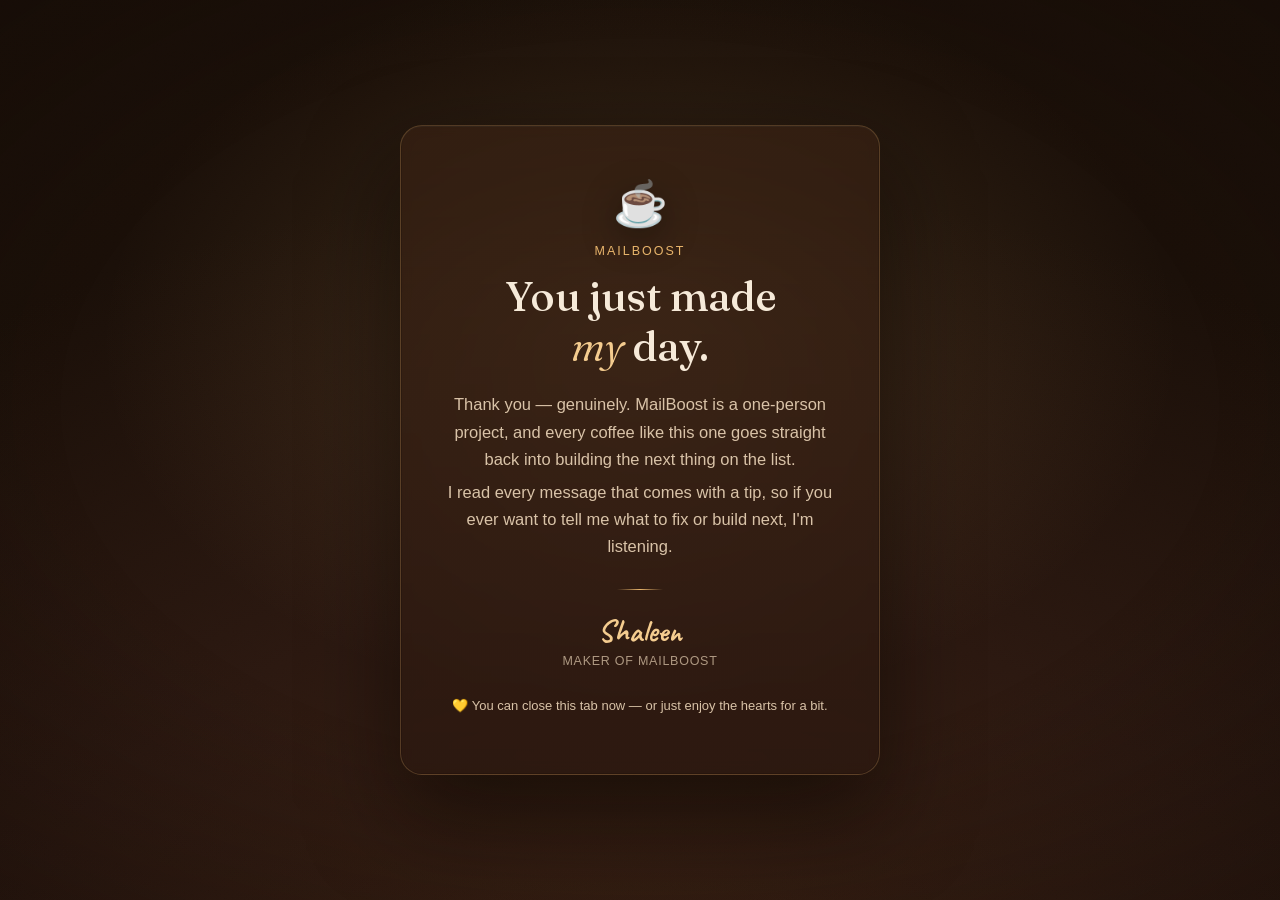
<file: thank-you/index.html>
<!DOCTYPE html>
<html lang="en">
<head>
<meta charset="UTF-8">
<meta name="viewport" content="width=device-width, initial-scale=1.0">
<title>Thank you — MailBoost</title>
<meta name="description" content="A heartfelt thank you to everyone who supports MailBoost.">
<link rel="icon" href="data:image/svg+xml,<svg xmlns=%22http://www.w3.org/2000/svg%22 viewBox=%220 0 100 100%22><text y=%22.9em%22 font-size=%2290%22>☕</text></svg>">
<style>
  @font-face {
    font-family: 'Fraunces';
    font-style: normal;
    font-weight: 480;
    font-display: swap;
    src: url([data-uri]) format('woff2');
  }
  @font-face {
    font-family: 'Fraunces';
    font-style: italic;
    font-weight: 340;
    font-display: swap;
    src: url([data-uri]) format('woff2');
  }
  @font-face {
    font-family: 'Caveat';
    font-style: normal;
    font-weight: 700;
    font-display: swap;
    src: url([data-uri]) format('woff2');
  }
</style>
<style>
  :root {
    --bg-0: #1a0f08;
    --bg-1: #2b1810;
    --bg-2: #3d2314;
    --cream: #f6ead9;
    --cream-dim: #d9c3a8;
    --gold: #e8b56c;
    --gold-bright: #f4cc8f;
    --ember: #d9713c;
    --rose: #e8846f;
    --card-line: rgba(232, 181, 108, 0.22);
    --shadow-deep: rgba(10, 5, 2, 0.55);
  }

  * { box-sizing: border-box; }

  html, body {
    margin: 0;
    padding: 0;
    height: 100%;
    overflow-x: hidden;
  }

  body {
    min-height: 100svh;
    display: flex;
    align-items: center;
    justify-content: center;
    background:
      radial-gradient(ellipse 900px 620px at 50% 38%, rgba(232, 181, 108, 0.16), transparent 60%),
      radial-gradient(ellipse 1200px 900px at 50% 120%, var(--bg-2), var(--bg-1) 55%, var(--bg-0) 100%);
    background-color: var(--bg-0);
    font-family: -apple-system, BlinkMacSystemFont, "Segoe UI", "Helvetica Neue", Arial, sans-serif;
    color: var(--cream);
    position: relative;
    cursor: default;
    padding: 32px 20px;
  }

  /* Fine paper-grain texture so the warm gradient doesn't look flat/digital */
  body::before {
    content: "";
    position: fixed;
    inset: 0;
    pointer-events: none;
    opacity: 0.05;
    mix-blend-mode: overlay;
    background-image: url("data:image/svg+xml,%3Csvg xmlns='http://www.w3.org/2000/svg' width='140' height='140'%3E%3Cfilter id='n'%3E%3CfeTurbulence type='fractalNoise' baseFrequency='0.9' numOctaves='2' stitchTiles='stitch'/%3E%3C/filter%3E%3Crect width='100%25' height='100%25' filter='url(%23n)'/%3E%3C/svg%3E");
    z-index: 1;
  }

  /* Soft vignette to focus attention on the center */
  body::after {
    content: "";
    position: fixed;
    inset: 0;
    pointer-events: none;
    background: radial-gradient(ellipse 100% 90% at 50% 45%, transparent 45%, rgba(10, 5, 2, 0.45) 100%);
    z-index: 1;
  }

  #hearts {
    position: fixed;
    inset: 0;
    overflow: hidden;
    pointer-events: none;
    z-index: 2;
  }

  .heart {
    position: absolute;
    bottom: -40px;
    will-change: transform, opacity;
    filter: drop-shadow(0 0 6px rgba(232, 132, 111, 0.55));
    animation: rise linear forwards;
    opacity: 0;
  }

  @keyframes rise {
    0% {
      transform: translate(0, 0) rotate(var(--rot-start)) scale(var(--scale));
      opacity: 0;
    }
    8% { opacity: var(--peak-opacity); }
    88% { opacity: var(--peak-opacity); }
    100% {
      transform: translate(var(--drift), -108vh) rotate(var(--rot-end)) scale(var(--scale));
      opacity: 0;
    }
  }

  .card {
    position: relative;
    z-index: 3;
    max-width: 480px;
    width: 100%;
    text-align: center;
    padding: 56px 40px 48px;
    border-radius: 22px;
    background: linear-gradient(180deg, rgba(61, 35, 20, 0.55), rgba(43, 24, 16, 0.7));
    border: 1px solid var(--card-line);
    box-shadow:
      0 40px 90px var(--shadow-deep),
      0 0 0 1px rgba(0,0,0,0.15) inset,
      0 1px 0 rgba(255,255,255,0.06) inset;
    backdrop-filter: blur(6px);
  }

  .cup {
    font-size: 44px;
    line-height: 1;
    display: inline-block;
    margin-bottom: 18px;
    animation: cupIn 0.9s cubic-bezier(0.16, 1, 0.3, 1) both;
    filter: drop-shadow(0 8px 18px rgba(0,0,0,0.4));
  }

  @keyframes cupIn {
    from { opacity: 0; transform: translateY(14px) scale(0.85); }
    to   { opacity: 1; transform: translateY(0) scale(1); }
  }

  .eyebrow {
    font-size: 12.5px;
    letter-spacing: 0.16em;
    text-transform: uppercase;
    color: var(--gold);
    margin: 0 0 14px;
    opacity: 0;
    animation: fadeUp 0.7s cubic-bezier(0.16, 1, 0.3, 1) 0.15s both;
  }

  h1 {
    font-family: "Fraunces", Georgia, serif;
    font-optical-sizing: auto;
    font-weight: 480;
    font-style: normal;
    font-size: clamp(30px, 5.4vw, 42px);
    line-height: 1.18;
    margin: 0 0 20px;
    color: var(--cream);
    letter-spacing: -0.01em;
    opacity: 0;
    animation: fadeUp 0.8s cubic-bezier(0.16, 1, 0.3, 1) 0.3s both;
  }

  h1 em {
    font-style: italic;
    font-weight: 340;
    color: var(--gold-bright);
  }

  p.body-copy {
    font-size: 16.5px;
    line-height: 1.65;
    color: var(--cream-dim);
    margin: 0 0 6px;
    opacity: 0;
    animation: fadeUp 0.8s cubic-bezier(0.16, 1, 0.3, 1) 0.48s both;
  }

  p.body-copy + p.body-copy {
    animation-delay: 0.6s;
  }

  .divider {
    width: 46px;
    height: 1px;
    margin: 28px auto 22px;
    background: linear-gradient(90deg, transparent, var(--gold), transparent);
    opacity: 0;
    animation: fadeUp 0.8s cubic-bezier(0.16, 1, 0.3, 1) 0.75s both;
  }

  .signature {
    font-family: "Caveat", cursive;
    font-weight: 700;
    font-size: 30px;
    color: var(--gold-bright);
    opacity: 0;
    animation: fadeUp 0.8s cubic-bezier(0.16, 1, 0.3, 1) 0.9s both;
  }

  .signature span {
    display: block;
    font-family: -apple-system, BlinkMacSystemFont, "Segoe UI", sans-serif;
    font-weight: 400;
    font-size: 12.5px;
    letter-spacing: 0.06em;
    text-transform: uppercase;
    color: var(--cream-dim);
    opacity: 0.75;
    margin-top: 4px;
  }

  .close-note {
    margin-top: 30px;
    font-size: 13px;
    color: var(--cream-dim);
    opacity: 0;
    animation: fadeUp 0.8s cubic-bezier(0.16, 1, 0.3, 1) 1.05s both;
  }

  .close-note::before { content: "💛  "; }

  @keyframes fadeUp {
    from { opacity: 0; transform: translateY(10px); }
    to   { opacity: 1; transform: translateY(0); }
  }

  @media (prefers-reduced-motion: reduce) {
    .heart { animation: none; opacity: 0; }
    h1, .eyebrow, p.body-copy, .divider, .signature, .close-note, .cup {
      animation: none; opacity: 1; transform: none;
    }
  }

  @media (max-width: 480px) {
    .card { padding: 44px 26px 38px; border-radius: 18px; }
  }
</style>
</head>
<body>

  <div id="hearts" aria-hidden="true"></div>

  <main class="card">
    <div class="cup">☕</div>
    <p class="eyebrow">MailBoost</p>
    <h1>You just made<br><em>my</em> day.</h1>
    <p class="body-copy">
      Thank you — genuinely. MailBoost is a one-person project, and every coffee like
      this one goes straight back into building the next thing on the list.
    </p>
    <p class="body-copy">
      I read every message that comes with a tip, so if you ever want to tell me what
      to fix or build next, I'm listening.
    </p>
    <div class="divider"></div>
    <div class="signature">
      Shaleen
      <span>Maker of MailBoost</span>
    </div>
    <p class="close-note">You can close this tab now — or just enjoy the hearts for a bit.</p>
  </main>

  <script>
    (function () {
      'use strict';

      var container = document.getElementById('hearts');
      var reduceMotion = window.matchMedia('(prefers-reduced-motion: reduce)').matches;
      if (reduceMotion) return;

      var palette = ['#e8846f', '#e8b56c', '#f4cc8f', '#d9713c', '#f2a58f'];
      var glyphs = ['❤', '🧡', '💛'];

      function rand(min, max) { return Math.random() * (max - min) + min; }

      /**
       * Spawns one heart. `originX` (0-100, vw%) lets us bias hearts to rise
       * from near the coffee cup by default, or from a click point on demand.
       */
      function spawnHeart(originX, sizeBoost) {
        var el = document.createElement('div');
        el.className = 'heart';
        el.textContent = glyphs[Math.floor(rand(0, glyphs.length))];

        var size = rand(14, 26) + (sizeBoost || 0);
        var duration = rand(6.5, 11);
        var drift = rand(-90, 90);
        var rotStart = rand(-18, 18);
        var rotEnd = rotStart + rand(-60, 60);
        var startX = originX !== undefined ? originX : rand(38, 62);

        el.style.left = startX + 'vw';
        el.style.fontSize = size + 'px';
        el.style.color = palette[Math.floor(rand(0, palette.length))];
        el.style.setProperty('--drift', drift + 'px');
        el.style.setProperty('--rot-start', rotStart + 'deg');
        el.style.setProperty('--rot-end', rotEnd + 'deg');
        el.style.setProperty('--scale', rand(0.8, 1.25).toFixed(2));
        el.style.setProperty('--peak-opacity', rand(0.55, 0.9).toFixed(2));
        el.style.animationDuration = duration + 's';

        container.appendChild(el);
        setTimeout(function () { el.remove(); }, duration * 1000 + 200);
      }

      // Gentle continuous stream, like steam rising off the coffee.
      function ambientLoop() {
        spawnHeart();
        setTimeout(ambientLoop, rand(450, 950));
      }
      ambientLoop();

      // A little delight: click/tap anywhere to send up a small burst.
      document.addEventListener('click', function (e) {
        var vw = (e.clientX / window.innerWidth) * 100;
        for (var i = 0; i < 5; i++) {
          setTimeout(function () {
            spawnHeart(vw + rand(-4, 4), 6);
          }, i * 60);
        }
      });
    })();
  </script>

</body>
</html>
</file>
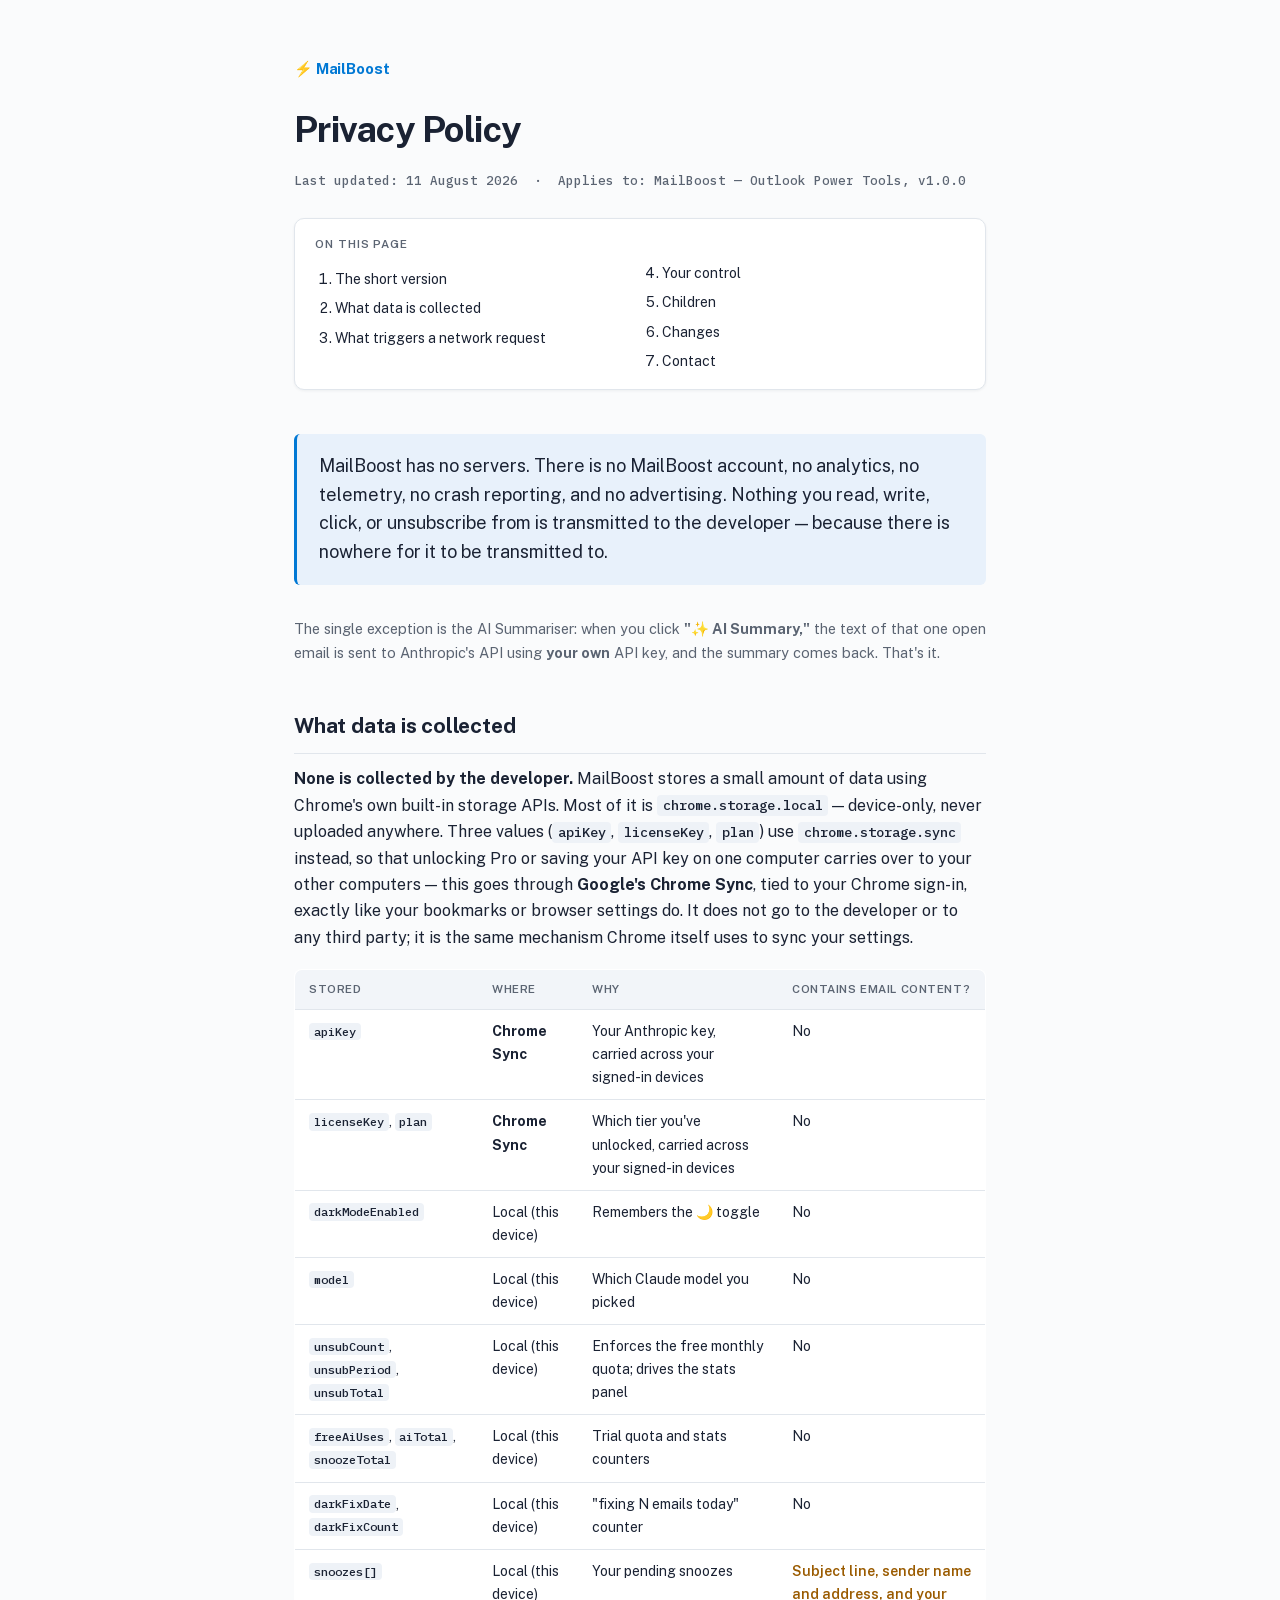
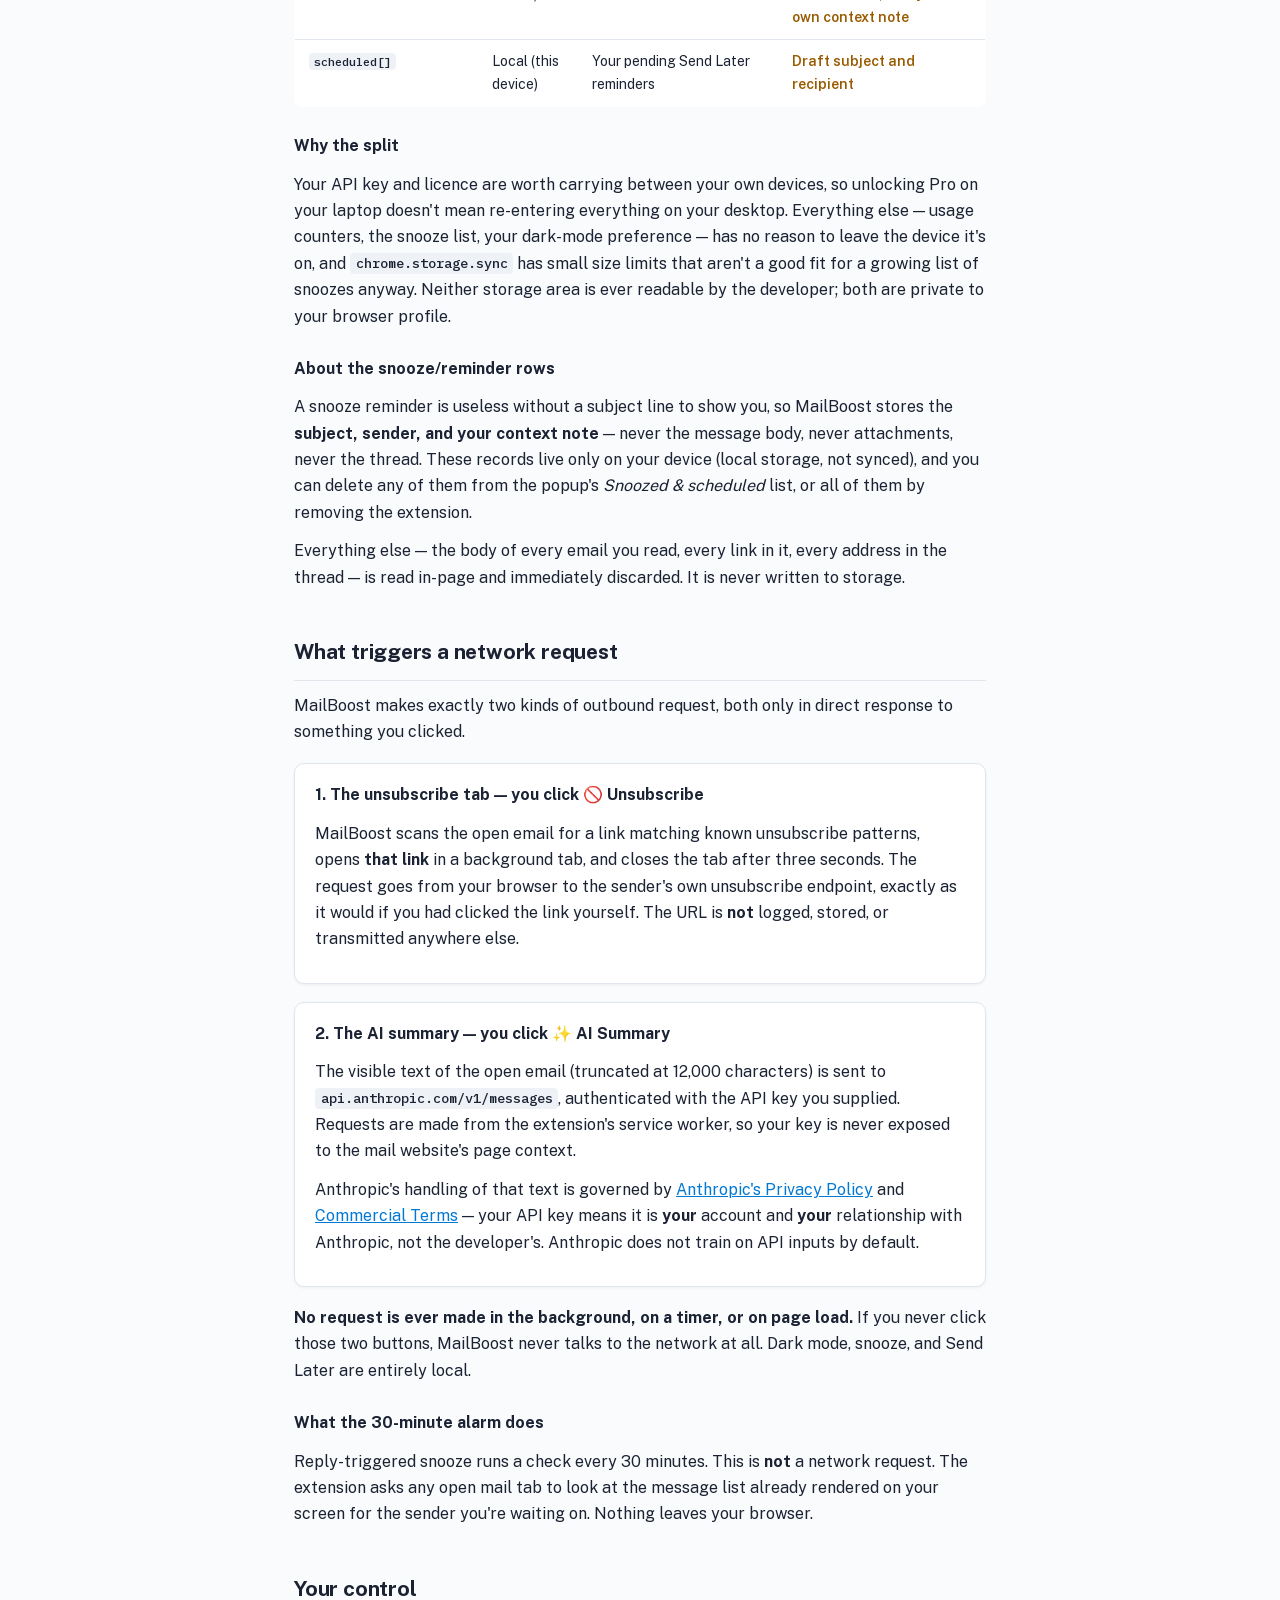
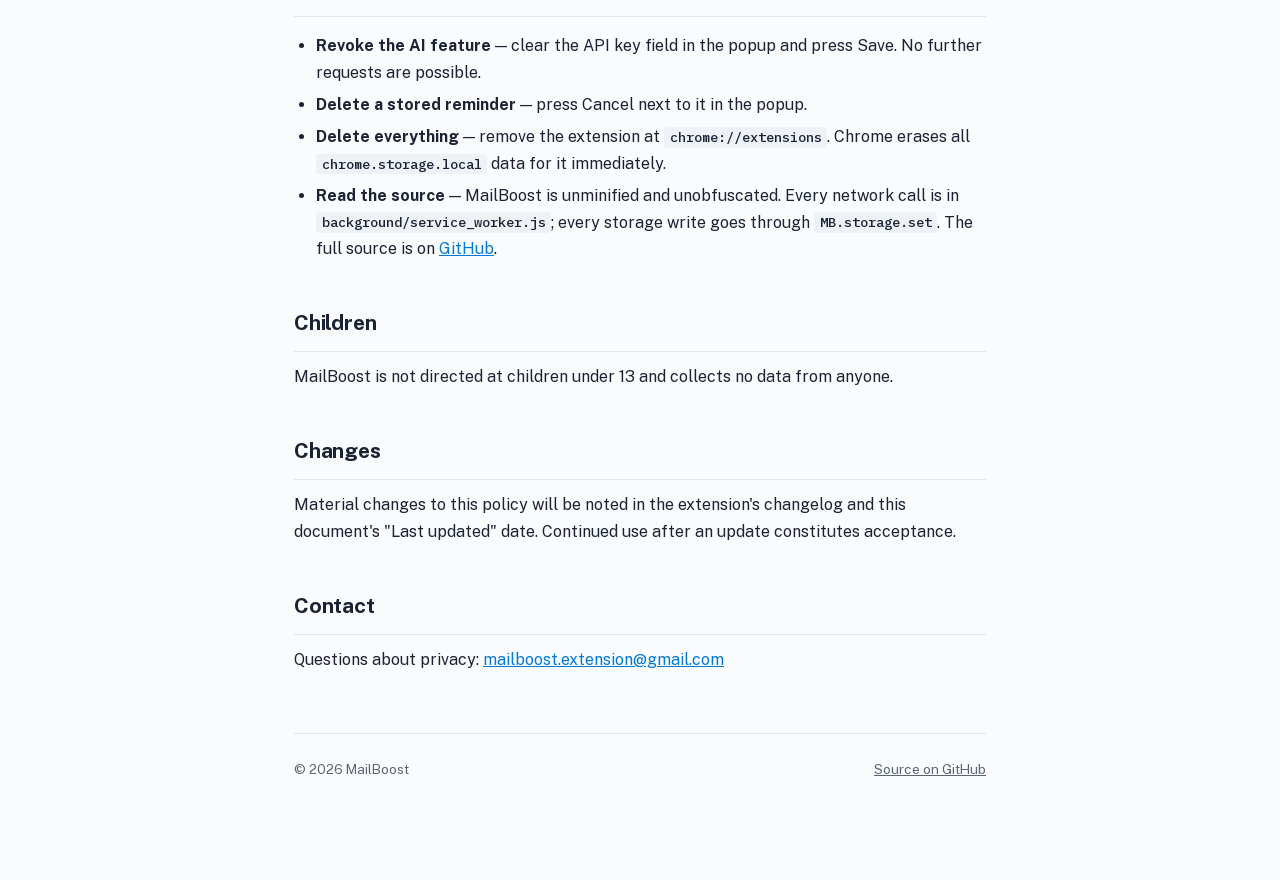
<file: privacy.html>
<!DOCTYPE html>
<html lang="en">
<head>
<meta charset="UTF-8">
<meta name="viewport" content="width=device-width, initial-scale=1.0">
<title>Privacy Policy — MailBoost</title>
<meta name="description" content="MailBoost's privacy policy: what data is stored, what triggers a network request, and what you control.">
<link rel="icon" href="data:image/svg+xml,<svg xmlns=%22http://www.w3.org/2000/svg%22 viewBox=%220 0 100 100%22><text y=%22.9em%22 font-size=%2290%22>⚡</text></svg>">
<style>
  @font-face {
    font-family: 'Public Sans';
    font-weight: 400 700;
    font-style: normal;
    font-display: swap;
    src: url([data-uri]) format('woff2');
  }
  @font-face {
    font-family: 'IBM Plex Mono';
    font-weight: 500;
    font-style: normal;
    font-display: swap;
    src: url([data-uri]) format('woff2');
  }

  :root {
    --bg: #fafbfc;
    --surface: #ffffff;
    --surface-2: #f2f5f9;
    --text: #1a2233;
    --text-dim: #5b6472;
    --accent: #0078d4;
    --accent-soft: #e8f1fb;
    --border: #e1e6ec;
    --warn: #9a5b00;
    --warn-soft: #fdf1e0;
    --code-bg: #eef2f7;
    --shadow: rgba(20, 30, 50, 0.06);
  }

  @media (prefers-color-scheme: dark) {
    :root {
      --bg: #12172a;
      --surface: #1a2036;
      --surface-2: #202844;
      --text: #e8ecf1;
      --text-dim: #a7b3c7;
      --accent: #60b4ff;
      --accent-soft: #1c2b42;
      --border: #2f3545;
      --warn: #ffcc80;
      --warn-soft: #2c2412;
      --code-bg: #161c30;
      --shadow: rgba(0, 0, 0, 0.35);
    }
  }
  :root[data-theme="dark"] {
    --bg: #12172a;
    --surface: #1a2036;
    --surface-2: #202844;
    --text: #e8ecf1;
    --text-dim: #a7b3c7;
    --accent: #60b4ff;
    --accent-soft: #1c2b42;
    --border: #2f3545;
    --warn: #ffcc80;
    --warn-soft: #2c2412;
    --code-bg: #161c30;
    --shadow: rgba(0, 0, 0, 0.35);
  }
  :root[data-theme="light"] {
    --bg: #fafbfc;
    --surface: #ffffff;
    --surface-2: #f2f5f9;
    --text: #1a2233;
    --text-dim: #5b6472;
    --accent: #0078d4;
    --accent-soft: #e8f1fb;
    --border: #e1e6ec;
    --warn: #9a5b00;
    --warn-soft: #fdf1e0;
    --code-bg: #eef2f7;
    --shadow: rgba(20, 30, 50, 0.06);
  }

  * { box-sizing: border-box; }

  body {
    margin: 0;
    background: var(--bg);
    color: var(--text);
    font-family: 'Public Sans', -apple-system, BlinkMacSystemFont, "Segoe UI", sans-serif;
    font-size: 16px;
    line-height: 1.65;
    -webkit-font-smoothing: antialiased;
  }

  .wrap {
    max-width: 740px;
    margin: 0 auto;
    padding: 56px 24px 100px;
  }

  header.doc-head {
    margin-bottom: 40px;
  }

  .mark {
    display: inline-flex;
    align-items: center;
    gap: 8px;
    font-weight: 700;
    font-size: 15px;
    color: var(--accent);
    letter-spacing: -0.01em;
    text-decoration: none;
  }

  h1 {
    font-size: clamp(28px, 5vw, 36px);
    font-weight: 700;
    letter-spacing: -0.015em;
    margin: 18px 0 10px;
    text-wrap: balance;
  }

  .meta {
    font-family: 'IBM Plex Mono', monospace;
    font-size: 12.5px;
    color: var(--text-dim);
    display: flex;
    flex-wrap: wrap;
    gap: 4px 16px;
  }

  nav.toc {
    margin-top: 28px;
    padding: 16px 20px;
    background: var(--surface);
    border: 1px solid var(--border);
    border-radius: 10px;
    box-shadow: 0 1px 3px var(--shadow);
  }

  nav.toc p {
    margin: 0 0 8px;
    font-size: 11.5px;
    font-weight: 600;
    letter-spacing: 0.08em;
    text-transform: uppercase;
    color: var(--text-dim);
  }

  nav.toc ol {
    margin: 0;
    padding-left: 20px;
    columns: 2;
    column-gap: 24px;
  }

  nav.toc li { break-inside: avoid; margin-bottom: 4px; font-size: 14px; }
  nav.toc a { color: var(--text); text-decoration: none; }
  nav.toc a:hover { color: var(--accent); text-decoration: underline; }

  .lede {
    font-size: 18px;
    line-height: 1.6;
    color: var(--text);
    background: var(--accent-soft);
    border-left: 3px solid var(--accent);
    padding: 18px 22px;
    border-radius: 6px;
    margin: 32px 0;
  }

  .lede + p {
    margin-top: 14px;
    color: var(--text-dim);
  }

  section {
    margin: 44px 0;
    scroll-margin-top: 24px;
  }

  h2 {
    font-size: 21px;
    font-weight: 700;
    letter-spacing: -0.01em;
    margin: 0 0 6px;
    padding-bottom: 10px;
    border-bottom: 1px solid var(--border);
  }

  h3 {
    font-size: 16px;
    font-weight: 700;
    margin: 26px 0 8px;
  }

  p { margin: 12px 0; }
  p.dim { color: var(--text-dim); font-size: 14.5px; }

  a { color: var(--accent); }

  code, .key {
    font-family: 'IBM Plex Mono', monospace;
    font-size: 0.86em;
    background: var(--code-bg);
    padding: 0.1em 0.4em;
    border-radius: 4px;
  }

  ul, ol.plain { padding-left: 22px; }
  li { margin: 6px 0; }

  .table-scroll { overflow-x: auto; margin: 18px 0; }

  table {
    width: 100%;
    border-collapse: collapse;
    font-size: 14px;
    background: var(--surface);
    border: 1px solid var(--border);
    border-radius: 8px;
    overflow: hidden;
  }

  th, td {
    text-align: left;
    padding: 10px 14px;
    border-bottom: 1px solid var(--border);
    vertical-align: top;
  }

  th {
    background: var(--surface-2);
    font-size: 11.5px;
    font-weight: 600;
    letter-spacing: 0.05em;
    text-transform: uppercase;
    color: var(--text-dim);
  }

  tr:last-child td { border-bottom: none; }

  td.yes { color: var(--warn); font-weight: 600; }
  td.yes-detail { color: var(--warn); }

  .callout {
    background: var(--surface);
    border: 1px solid var(--border);
    border-radius: 10px;
    padding: 18px 20px;
    margin: 18px 0;
    box-shadow: 0 1px 3px var(--shadow);
  }

  .callout h3 { margin-top: 0; }

  footer.doc-foot {
    margin-top: 60px;
    padding-top: 24px;
    border-top: 1px solid var(--border);
    color: var(--text-dim);
    font-size: 13.5px;
    display: flex;
    justify-content: space-between;
    flex-wrap: wrap;
    gap: 10px;
  }

  footer.doc-foot a { color: var(--text-dim); }
  footer.doc-foot a:hover { color: var(--accent); }

  @media (max-width: 520px) {
    nav.toc ol { columns: 1; }
    .wrap { padding: 40px 18px 80px; }
  }
</style>
</head>
<body>
<div class="wrap">

  <header class="doc-head">
    <a class="mark" href="https://github.com/shaleenbhardwaj/Mailboost">⚡ MailBoost</a>
    <h1>Privacy Policy</h1>
    <div class="meta">
      <span>Last updated: 11 August 2026</span>
      <span>·</span>
      <span>Applies to: MailBoost — Outlook Power Tools, v1.0.0</span>
    </div>

    <nav class="toc" aria-label="Table of contents">
      <p>On this page</p>
      <ol>
        <li><a href="#short-version">The short version</a></li>
        <li><a href="#what-data">What data is collected</a></li>
        <li><a href="#network">What triggers a network request</a></li>
        <li><a href="#control">Your control</a></li>
        <li><a href="#children">Children</a></li>
        <li><a href="#changes">Changes</a></li>
        <li><a href="#contact">Contact</a></li>
      </ol>
    </nav>
  </header>

  <section id="short-version">
    <div class="lede">
      MailBoost has no servers. There is no MailBoost account, no analytics, no telemetry,
      no crash reporting, and no advertising. Nothing you read, write, click, or unsubscribe
      from is transmitted to the developer — because there is nowhere for it to be
      transmitted to.
    </div>
    <p class="dim">
      The single exception is the AI Summariser: when you click <strong>"✨ AI Summary,"</strong>
      the text of that one open email is sent to Anthropic's API using <strong>your own</strong>
      API key, and the summary comes back. That's it.
    </p>
  </section>

  <section id="what-data">
    <h2>What data is collected</h2>
    <p><strong>None is collected by the developer.</strong> MailBoost stores a small amount
      of data using Chrome's own built-in storage APIs. Most of it is
      <code>chrome.storage.local</code> — device-only, never uploaded anywhere. Three values
      (<code>apiKey</code>, <code>licenseKey</code>, <code>plan</code>) use
      <code>chrome.storage.sync</code> instead, so that unlocking Pro or saving your API key
      on one computer carries over to your other computers — this goes through
      <strong>Google's Chrome Sync</strong>, tied to your Chrome sign-in, exactly like your
      bookmarks or browser settings do. It does not go to the developer or to any third
      party; it is the same mechanism Chrome itself uses to sync your settings.</p>

    <div class="table-scroll">
      <table>
        <thead>
          <tr><th>Stored</th><th>Where</th><th>Why</th><th>Contains email content?</th></tr>
        </thead>
        <tbody>
          <tr><td><span class="key">apiKey</span></td><td><strong>Chrome Sync</strong></td><td>Your Anthropic key, carried across your signed-in devices</td><td>No</td></tr>
          <tr><td><span class="key">licenseKey</span>, <span class="key">plan</span></td><td><strong>Chrome Sync</strong></td><td>Which tier you've unlocked, carried across your signed-in devices</td><td>No</td></tr>
          <tr><td><span class="key">darkModeEnabled</span></td><td>Local (this device)</td><td>Remembers the 🌙 toggle</td><td>No</td></tr>
          <tr><td><span class="key">model</span></td><td>Local (this device)</td><td>Which Claude model you picked</td><td>No</td></tr>
          <tr><td><span class="key">unsubCount</span>, <span class="key">unsubPeriod</span>, <span class="key">unsubTotal</span></td><td>Local (this device)</td><td>Enforces the free monthly quota; drives the stats panel</td><td>No</td></tr>
          <tr><td><span class="key">freeAiUses</span>, <span class="key">aiTotal</span>, <span class="key">snoozeTotal</span></td><td>Local (this device)</td><td>Trial quota and stats counters</td><td>No</td></tr>
          <tr><td><span class="key">darkFixDate</span>, <span class="key">darkFixCount</span></td><td>Local (this device)</td><td>"fixing N emails today" counter</td><td>No</td></tr>
          <tr><td><span class="key">snoozes[]</span></td><td>Local (this device)</td><td>Your pending snoozes</td><td class="yes">Subject line, sender name and address, and your own context note</td></tr>
          <tr><td><span class="key">scheduled[]</span></td><td>Local (this device)</td><td>Your pending Send Later reminders</td><td class="yes">Draft subject and recipient</td></tr>
        </tbody>
      </table>
    </div>

    <h3>Why the split</h3>
    <p>Your API key and licence are worth carrying between your own devices, so unlocking
      Pro on your laptop doesn't mean re-entering everything on your desktop. Everything
      else — usage counters, the snooze list, your dark-mode preference — has no reason to
      leave the device it's on, and <code>chrome.storage.sync</code> has small size limits
      that aren't a good fit for a growing list of snoozes anyway. Neither storage area is
      ever readable by the developer; both are private to your browser profile.</p>

    <h3>About the snooze/reminder rows</h3>
    <p>A snooze reminder is useless without a subject line to show you, so MailBoost stores
      the <strong>subject, sender, and your context note</strong> — never the message body,
      never attachments, never the thread. These records live only on your device (local
      storage, not synced), and you can delete any of them from the popup's
      <em>Snoozed &amp; scheduled</em> list, or all of them by removing the extension.</p>
    <p>Everything else — the body of every email you read, every link in it, every address
      in the thread — is read in-page and immediately discarded. It is never written to
      storage.</p>
  </section>

  <section id="network">
    <h2>What triggers a network request</h2>
    <p>MailBoost makes exactly two kinds of outbound request, both only in direct response
      to something you clicked.</p>

    <div class="callout">
      <h3>1. The unsubscribe tab — you click 🚫 Unsubscribe</h3>
      <p>MailBoost scans the open email for a link matching known unsubscribe patterns,
        opens <strong>that link</strong> in a background tab, and closes the tab after three
        seconds. The request goes from your browser to the sender's own unsubscribe
        endpoint, exactly as it would if you had clicked the link yourself. The URL is
        <strong>not</strong> logged, stored, or transmitted anywhere else.</p>
    </div>

    <div class="callout">
      <h3>2. The AI summary — you click ✨ AI Summary</h3>
      <p>The visible text of the open email (truncated at 12,000 characters) is sent to
        <code>api.anthropic.com/v1/messages</code>, authenticated with the API key you
        supplied. Requests are made from the extension's service worker, so your key is
        never exposed to the mail website's page context.</p>
      <p>Anthropic's handling of that text is governed by
        <a href="https://www.anthropic.com/legal/privacy">Anthropic's Privacy Policy</a> and
        <a href="https://www.anthropic.com/legal/commercial-terms">Commercial Terms</a> —
        your API key means it is <strong>your</strong> account and <strong>your</strong>
        relationship with Anthropic, not the developer's. Anthropic does not train on API
        inputs by default.</p>
    </div>

    <p><strong>No request is ever made in the background, on a timer, or on page load.</strong>
      If you never click those two buttons, MailBoost never talks to the network at all.
      Dark mode, snooze, and Send Later are entirely local.</p>

    <h3>What the 30-minute alarm does</h3>
    <p>Reply-triggered snooze runs a check every 30 minutes. This is <strong>not</strong> a
      network request. The extension asks any open mail tab to look at the message list
      already rendered on your screen for the sender you're waiting on. Nothing leaves your
      browser.</p>
  </section>

  <section id="control">
    <h2>Your control</h2>
    <ul>
      <li><strong>Revoke the AI feature</strong> — clear the API key field in the popup and
        press Save. No further requests are possible.</li>
      <li><strong>Delete a stored reminder</strong> — press Cancel next to it in the popup.</li>
      <li><strong>Delete everything</strong> — remove the extension at
        <code>chrome://extensions</code>. Chrome erases all <code>chrome.storage.local</code>
        data for it immediately.</li>
      <li><strong>Read the source</strong> — MailBoost is unminified and unobfuscated. Every
        network call is in <code>background/service_worker.js</code>; every storage write
        goes through <code>MB.storage.set</code>. The full source is on
        <a href="https://github.com/shaleenbhardwaj/Mailboost">GitHub</a>.</li>
    </ul>
  </section>

  <section id="children">
    <h2>Children</h2>
    <p>MailBoost is not directed at children under 13 and collects no data from anyone.</p>
  </section>

  <section id="changes">
    <h2>Changes</h2>
    <p>Material changes to this policy will be noted in the extension's changelog and this
      document's "Last updated" date. Continued use after an update constitutes
      acceptance.</p>
  </section>

  <section id="contact">
    <h2>Contact</h2>
    <p>Questions about privacy: <a href="mailto:mailboost.extension@gmail.com">mailboost.extension@gmail.com</a></p>
  </section>

  <footer class="doc-foot">
    <span>© 2026 MailBoost</span>
    <a href="https://github.com/shaleenbhardwaj/Mailboost">Source on GitHub</a>
  </footer>

</div>
</body>
</html>
</file>
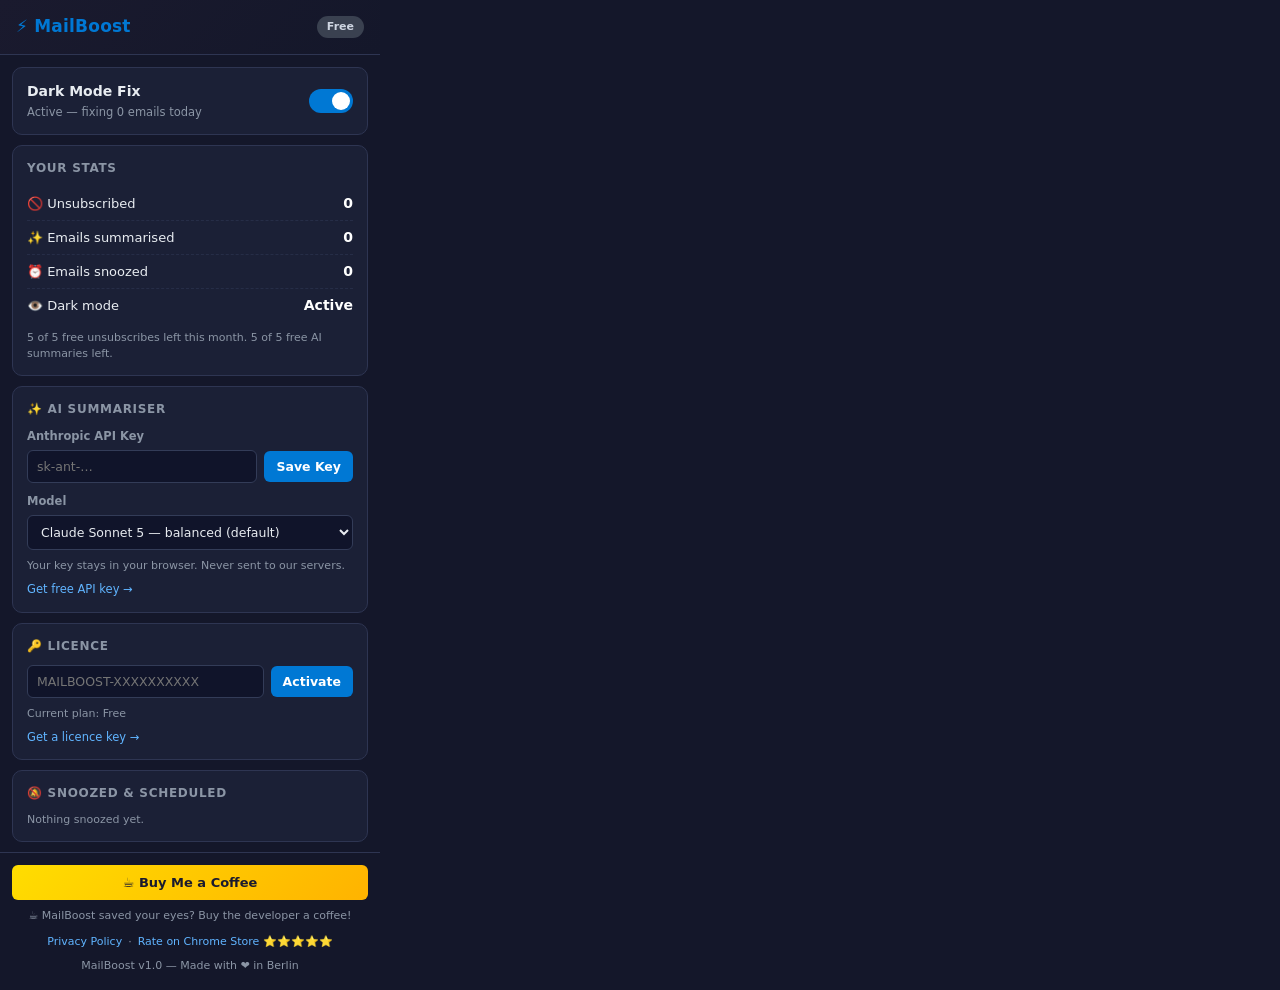
<file: popup/popup.html>
<!DOCTYPE html>
<html lang="en">
<head>
  <meta charset="utf-8">
  <title>MailBoost</title>
  <link rel="stylesheet" href="popup.css">
</head>
<body>

  <!-- 1. HEADER ------------------------------------------------------------->
  <header class="mb-header">
    <div class="mb-logo">⚡ MailBoost</div>
    <span id="planBadge" class="mb-badge mb-badge-free">Free</span>
  </header>

  <main>

    <!-- 2. DARK MODE ------------------------------------------------------->
    <section class="mb-card">
      <div class="mb-row">
        <div>
          <div class="mb-row-title">Dark Mode Fix</div>
          <div id="darkStatus" class="mb-row-sub">Checking…</div>
        </div>
        <label class="mb-switch" title="Toggle the dark mode fix">
          <input type="checkbox" id="darkToggle">
          <span class="mb-slider"></span>
        </label>
      </div>
    </section>

    <!-- 3. STATS ----------------------------------------------------------->
    <section class="mb-card">
      <h2 class="mb-h2">Your stats</h2>
      <ul class="mb-stats">
        <li><span>🚫 Unsubscribed</span><b id="statUnsub">0</b></li>
        <li><span>✨ Emails summarised</span><b id="statAi">0</b></li>
        <li><span>⏰ Emails snoozed</span><b id="statSnooze">0</b></li>
        <li><span>👁️ Dark mode</span><b id="statDark">Active</b></li>
      </ul>
      <p id="quotaLine" class="mb-note"></p>
    </section>

    <!-- 4. AI SUMMARISER --------------------------------------------------->
    <section class="mb-card">
      <h2 class="mb-h2">✨ AI Summariser</h2>
      <label class="mb-label" for="apiKey">Anthropic API Key</label>
      <div class="mb-inline">
        <input type="password" id="apiKey" class="mb-input" placeholder="sk-ant-…" autocomplete="off">
        <button id="saveKey" class="mb-btn mb-btn-primary">Save Key</button>
      </div>
      <label class="mb-label" for="model">Model</label>
      <select id="model" class="mb-input">
        <option value="claude-sonnet-5">Claude Sonnet 5 — balanced (default)</option>
        <option value="claude-opus-5">Claude Opus 5 — highest quality</option>
        <option value="claude-haiku-4-5">Claude Haiku 4.5 — fastest &amp; cheapest</option>
      </select>
      <p class="mb-note">Your key stays in your browser. Never sent to our servers.</p>
      <a id="linkApiKey" class="mb-link" href="#" target="_blank" rel="noopener">Get free API key →</a>
    </section>

    <!-- 5. LICENSE KEY ----------------------------------------------------->
    <section class="mb-card">
      <h2 class="mb-h2">🔑 Licence</h2>
      <div class="mb-inline">
        <input type="text" id="licenseKey" class="mb-input" placeholder="MAILBOOST-XXXXXXXXXX" autocomplete="off">
        <button id="activate" class="mb-btn mb-btn-primary">Activate</button>
      </div>
      <p id="licenseStatus" class="mb-note">Current plan: Free</p>
      <a id="linkBuy" class="mb-link" href="#" target="_blank" rel="noopener">Get a licence key →</a>
    </section>

    <!-- 6. SNOOZED EMAILS -------------------------------------------------->
    <section class="mb-card">
      <h2 class="mb-h2">🔕 Snoozed &amp; scheduled</h2>
      <ul id="snoozeList" class="mb-list"></ul>
      <p id="snoozeEmpty" class="mb-note">Nothing snoozed yet.</p>
    </section>

  </main>

  <!-- 7. FOOTER ------------------------------------------------------------>
  <footer class="mb-footer">
    <button id="coffee" class="mb-btn mb-btn-coffee">☕ Buy Me a Coffee</button>
    <p class="mb-note mb-center">☕ MailBoost saved your eyes? Buy the developer a coffee!</p>
    <div class="mb-footer-links">
      <a id="linkPrivacy" href="#" target="_blank" rel="noopener">Privacy Policy</a>
      <span>·</span>
      <a id="linkStore" href="#" target="_blank" rel="noopener">Rate on Chrome Store ⭐⭐⭐⭐⭐</a>
    </div>
    <p class="mb-note mb-center">MailBoost v1.0 — Made with ❤️ in Berlin</p>
  </footer>

  <script src="popup.js"></script>
</body>
</html>
</file>
<file: popup/popup.css>
/* ============================================================================
 * MailBoost — popup/popup.css
 * Clean dark-themed settings panel, 380px wide (Chrome's comfortable max).
 * ==========================================================================*/

:root {
  --bg: #14172a;
  --card: #1b2036;
  --card-2: #232a44;
  --line: #2e3552;
  --text: #e8ecf1;
  --muted: #8b95a5;
  --blue: #0078d4;
  --gold: #f5b301;
}

* { box-sizing: border-box; }

body {
  width: 380px;
  margin: 0;
  padding: 0 0 4px;
  background: var(--bg);
  color: var(--text);
  font-family: 'Segoe UI', system-ui, -apple-system, sans-serif;
  font-size: 13px;
  line-height: 1.5;
}

/* ---- Header --------------------------------------------------------------*/

.mb-header {
  display: flex;
  align-items: center;
  justify-content: space-between;
  padding: 14px 16px;
  background: linear-gradient(135deg, #1a1a2e, #14172a);
  border-bottom: 1px solid var(--line);
  position: sticky;
  top: 0;
  z-index: 2;
}

.mb-logo {
  font-size: 17px;
  font-weight: 800;
  color: var(--blue);
  letter-spacing: 0.2px;
}

.mb-badge {
  font-size: 11px;
  font-weight: 700;
  padding: 3px 10px;
  border-radius: 999px;
}
.mb-badge-free  { background: #3a4150; color: #cfd6e2; }
.mb-badge-basic { background: var(--blue); color: #fff; }
.mb-badge-pro   { background: linear-gradient(135deg, var(--gold), #ff8f00); color: #1a1a2e; }

/* ---- Cards ---------------------------------------------------------------*/

main { padding: 12px 12px 0; }

.mb-card {
  background: var(--card);
  border: 1px solid var(--line);
  border-radius: 10px;
  padding: 13px 14px;
  margin-bottom: 10px;
}

.mb-h2 {
  margin: 0 0 10px;
  font-size: 12px;
  font-weight: 700;
  text-transform: uppercase;
  letter-spacing: 0.7px;
  color: var(--muted);
}

.mb-row {
  display: flex;
  align-items: center;
  justify-content: space-between;
  gap: 12px;
}

.mb-row-title { font-size: 14px; font-weight: 600; }
.mb-row-sub { font-size: 11.5px; color: var(--muted); margin-top: 2px; }

/* ---- Toggle switch -------------------------------------------------------*/

.mb-switch {
  position: relative;
  display: inline-block;
  width: 44px;
  height: 24px;
  flex: 0 0 auto;
}
.mb-switch input { opacity: 0; width: 0; height: 0; }

.mb-slider {
  position: absolute;
  cursor: pointer;
  inset: 0;
  background: #454d60;
  border-radius: 999px;
  transition: background 0.2s;
}
.mb-slider::before {
  content: '';
  position: absolute;
  height: 18px;
  width: 18px;
  left: 3px;
  top: 3px;
  background: #fff;
  border-radius: 50%;
  transition: transform 0.2s;
}
.mb-switch input:checked + .mb-slider { background: var(--blue); }
.mb-switch input:checked + .mb-slider::before { transform: translateX(20px); }
.mb-switch input:focus-visible + .mb-slider { outline: 2px solid #60b4ff; outline-offset: 2px; }

/* ---- Stats ---------------------------------------------------------------*/

.mb-stats { list-style: none; margin: 0; padding: 0; }
.mb-stats li {
  display: flex;
  align-items: center;
  justify-content: space-between;
  padding: 6px 0;
  border-bottom: 1px dashed #262d47;
}
.mb-stats li:last-child { border-bottom: none; }
.mb-stats b { font-size: 14px; color: #fff; }

/* ---- Form controls -------------------------------------------------------*/

.mb-label {
  display: block;
  font-size: 11.5px;
  font-weight: 600;
  color: var(--muted);
  margin: 10px 0 5px;
}
.mb-label:first-of-type { margin-top: 0; }

.mb-input {
  width: 100%;
  background: #10142a;
  border: 1px solid #333c58;
  border-radius: 6px;
  color: var(--text);
  font-size: 12.5px;
  font-family: inherit;
  padding: 8px 9px;
}
.mb-input:focus {
  outline: none;
  border-color: var(--blue);
  box-shadow: 0 0 0 2px rgba(0, 120, 212, 0.25);
}

select.mb-input { cursor: pointer; }

.mb-inline { display: flex; gap: 7px; align-items: center; }
.mb-inline .mb-input { flex: 1; min-width: 0; }

.mb-btn {
  border: none;
  border-radius: 6px;
  padding: 8px 12px;
  font-size: 12.5px;
  font-weight: 600;
  font-family: inherit;
  cursor: pointer;
  white-space: nowrap;
  transition: all 0.15s;
}
.mb-btn:focus-visible { outline: 2px solid #60b4ff; outline-offset: 2px; }

.mb-btn-primary { background: var(--blue); color: #fff; }
.mb-btn-primary:hover { background: #106ebe; }

.mb-btn-mini {
  background: transparent;
  border: 1px solid #3f4864;
  color: var(--muted);
  padding: 3px 8px;
  font-size: 11px;
  border-radius: 5px;
  cursor: pointer;
}
.mb-btn-mini:hover { color: #ff8a80; border-color: #7a3535; }

.mb-btn-coffee {
  width: 100%;
  background: linear-gradient(135deg, #ffdd00, #ffb300);
  color: #1a1a2e;
  padding: 10px;
  font-size: 13px;
}
.mb-btn-coffee:hover { filter: brightness(1.06); }

/* ---- Misc ----------------------------------------------------------------*/

.mb-note {
  font-size: 11px;
  color: var(--muted);
  margin: 8px 0 0;
  line-height: 1.45;
}
.mb-center { text-align: center; }

.mb-link {
  display: inline-block;
  margin-top: 7px;
  font-size: 11.5px;
  color: #60b4ff;
  text-decoration: none;
}
.mb-link:hover { text-decoration: underline; }

.mb-ok { color: #69f0ae; }
.mb-bad { color: #ff8a80; }

/* ---- Snooze list ---------------------------------------------------------*/

.mb-list { list-style: none; margin: 0; padding: 0; }

.mb-list li {
  display: flex;
  align-items: flex-start;
  justify-content: space-between;
  gap: 8px;
  background: var(--card-2);
  border: 1px solid var(--line);
  border-radius: 7px;
  padding: 8px 9px;
  margin-bottom: 7px;
}

.mb-item-title {
  font-size: 12.5px;
  font-weight: 600;
  color: #fff;
  word-break: break-word;
}
.mb-item-note { font-size: 11px; color: #a7b3c7; word-break: break-word; }
.mb-item-when { font-size: 11px; color: var(--muted); margin-top: 2px; }

/* ---- Footer --------------------------------------------------------------*/

.mb-footer {
  padding: 4px 12px 12px;
  border-top: 1px solid var(--line);
  margin-top: 4px;
  padding-top: 12px;
}

.mb-footer-links {
  display: flex;
  align-items: center;
  justify-content: center;
  gap: 6px;
  margin-top: 10px;
  font-size: 11px;
  color: var(--muted);
}
.mb-footer-links a { color: #60b4ff; text-decoration: none; }
.mb-footer-links a:hover { text-decoration: underline; }
</file>
